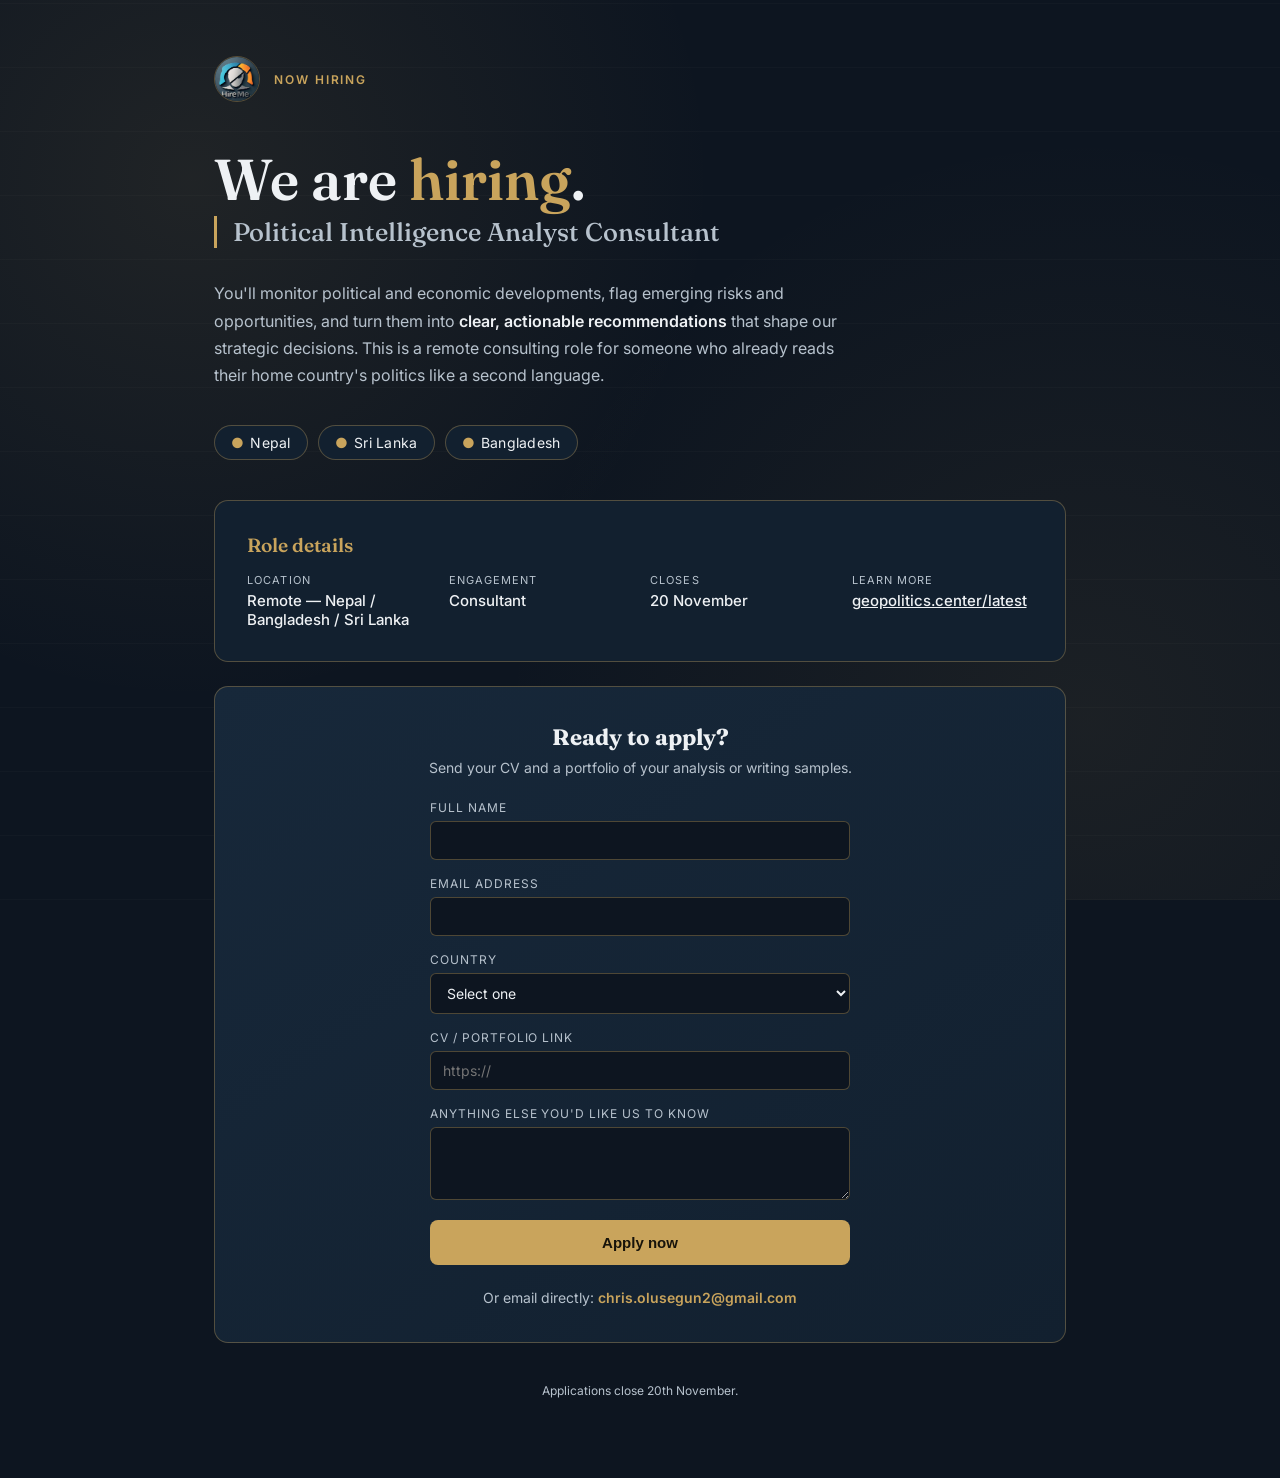
<file: Hiring.html>
<!DOCTYPE html>
<html lang="en">
<head>
<meta charset="UTF-8">
<meta name="viewport" content="width=device-width, initial-scale=1.0">
<title>We're Hiring — Political Intelligence Analyst Consultants</title>
<link rel="icon" type="image/jpeg" href="/Images/IMG-20241018-WA0012.jpg">
<link rel="stylesheet" href="style.css">
<link rel="preconnect" href="https://fonts.googleapis.com">
<link href="https://fonts.googleapis.com/css2?family=Fraunces:opsz,wght@9..144,500;9..144,600;9..144,700&family=Inter:wght@400;500;600&display=swap" rel="stylesheet">
</head>

<body>
  <div class="background"></div>

  <div class="wrapper">
    <header class="top">
      <img src="/Images/IMG-20241018-WA0012.jpg" alt="Company logo">
      <div class="eyebrow">Now hiring</div>
    </header>

    <h1>We are <em>hiring</em>.</h1>
    <p class="role">Political Intelligence Analyst Consultant</p>

    <p class="brief">
      You'll monitor political and economic developments, flag emerging risks
      and opportunities, and turn them into <strong>clear, actionable
      recommendations</strong> that shape our strategic decisions. This is a
      remote consulting role for someone who already reads their home
      country's politics like a second language.
    </p>

    <div class="regions">
      <div class="region-badge"><span>&#9679;</span>Nepal</div>
      <div class="region-badge"><span>&#9679;</span>Sri Lanka</div>
      <div class="region-badge"><span>&#9679;</span>Bangladesh</div>
    </div>

    <!-- <div class="panel">
      <h2>What we're looking for</h2>
      <ul class="reqs">
        <li><strong>Local grounding</strong> — deep, current understanding of the political landscape and socio-economic drivers in Nepal, Sri Lanka, or Bangladesh.</li>
        <li><strong>Wider lens</strong> — able to connect domestic developments to regional and global implications.</li>
        <li><strong>Judgment</strong> — comfortable turning ambiguous, fast-moving situations into a short, decision-ready brief.</li>
        <li><strong>Independence</strong> — this is a remote, self-directed consulting engagement.</li>
      </ul>
    </div> -->

    <div class="panel">
      <h2>Role details</h2>
      <div class="meta-grid">
        <div class="meta-item">
          <div class="label">Location</div>
          <div class="value">Remote — Nepal / Bangladesh / Sri Lanka</div>
        </div>
        <div class="meta-item">
          <div class="label">Engagement</div>
          <div class="value">Consultant</div>
        </div>
        <div class="meta-item">
          <div class="label">Closes</div>
          <div class="value">20 November</div>
        </div>
        <div class="meta-item">
          <div class="label">Learn more</div>
          <div class="value"><a href="http://www.geopolitics.center/latest">geopolitics.center/latest</a></div>
        </div>
      </div>
    </div>

    <div class="apply-panel">
      <h2>Ready to apply?</h2>
      <p>Send your CV and a portfolio of your analysis or writing samples.</p>

      <form id="apply-form" action="https://formspree.io/f/maqroqag" method="POST">
        <div class="field">
          <label for="name">Full name</label>
          <input type="text" id="name" name="name" required>
        </div>
        <div class="field">
          <label for="email">Email address</label>
          <input type="email" id="email" name="email" required>
        </div>
        <div class="field">
          <label for="country">Country</label>
          <select id="country" name="country" required>
            <option value="" disabled selected>Select one</option>
            <option>Nepal</option>
            <option>Sri Lanka</option>
            <option>Bangladesh</option>
          </select>
        </div>
        <div class="field">
          <label for="portfolio">CV / portfolio link</label>
          <input type="url" id="portfolio" name="portfolio" placeholder="https://" required>
        </div>
        <div class="field">
          <label for="message">Anything else you'd like us to know</label>
          <textarea id="message" name="message" rows="3"></textarea>
        </div>

        <input type="text" name="_gotcha" style="display:none" tabindex="-1" autocomplete="off">

        <button type="submit" class="btn" id="submit-btn">Apply now</button>
        <p id="form-status" class="form-status" role="status"></p>
      </form>

      <div class="contact-line">Or email directly: <a href="mailto:chris.olusegun2@gmail.com">chris.olusegun2@gmail.com</a></div>
    </div>
    <footer>Applications close 20th November.</footer>
  </div>
  <script src="script.js"></script>
</body>
</html>
</file>
<file: style.css>
:root{
    --ink: #0d1520;
    --panel: #12202f;
    --panel-2: #17283a;
    --brass: #c9a45c;
    --paper: #eef1f4;
    --paper-dim: #b7c2cd;
    --line: rgba(201,164,92,0.35);
}

*{
    box-sizing: border-box;
}

 body{
    margin: 0;
    font-family: 'Inter', Arial, sans-serif;
    background: var(--ink);
    color: var(--paper);
    -webkit-font-smoothing: antialiased;
 }

a{
    color: inherit;
}

.background{
    position: fixed;
    inset: 0;
    z-index: -1;
    background:
      radial-gradient(circle at 15% 20%, rgba(201,164,92,0.10), transparent 40%),
      radial-gradient(circle at 85% 80%, rgba(201,164,92,0.08), transparent 45%),
      repeating-linear-gradient(0deg, rgba(255,255,255,0.02) 0px, rgba(255,255,255,0.02) 1px, transparent 1px, transparent 64px),
      var(--ink);
}

.wrapper{
    max-width: 900px;
    margin: 0 auto;
    padding: 56px 24px 80px;
}

header.top{
    display: flex;
    align-items: center;
    gap: 14px;
    margin-bottom: 48px;
}

header.top img{
    width: 46px;
    height: 46px;
    border-radius: 50%;
    object-fit: cover;
    border: 1px solid var(--line);
}

.eyebrow{
    font-size: 12px;
    letter-spacing: 0.16em;
    text-transform: uppercase;
    color: var(--brass);
    font-weight: 600;
}

h1{
    font-family: 'Fraunces', Georgia, serif;
    font-weight: 600;
    font-size: clamp(2.4rem, 6vw, 3.6rem);
    line-height: 1.05;
    margin: 10px 0 6px;
    color: var(--paper);
}

h1 em{
    color: var(--brass);
    font-style: normal;
}

.role{
    font-family: 'Fraunces', Georgia, serif;
    font-size: clamp(1.2rem, 2.6vw, 1.6rem);
    font-weight: 500;
    color: var(--paper-dim);
    margin: 0 0 32px;
    border-left: 3px solid var(--brass);
    padding-left: 16px;
}

.brief{
    font-size: 16px;
    line-height: 1.7;
    color: var(--paper-dim);
    max-width: 65ch;
    margin-bottom: 36px;
}

.brief strong{
    color: var(--paper);
    font-weight: 600;
}

.regions{
    display: flex;
    flex-wrap: wrap;
    gap: 10px;
    margin-bottom: 40px;
}

.region-badge{
    border: 1px solid var(--line);
    background: var(--panel);
    color: var(--paper);
    padding: 8px 16px;
    border-radius: 999px;
    font-size: 14px;
    letter-spacing: 0.02em;
}

.region-badge span{
    color: var(--brass);
    margin-right: 6px;
}

.panel{
    background: var(--panel);
    border: 1px solid var(--line);
    border-radius: 14px;
    padding: 32px;
    margin-bottom: 24px;
}

.panel h2{
    font-family: 'Fraunces', Georgia, serif;
    font-size: 1.2rem;
    font-weight: 600;
    margin: 0 0 16px;
    color: var(--brass);
}

.meta-grid{
    display: grid;
    grid-template-columns: repeat(auto-fit, minmax(180px, 1fr));
    gap: 20px;
}

.meta-item .label{
    font-size: 11px;
    text-transform: uppercase;
    letter-spacing: 0.1em;
    color: var(--paper-dim);
    margin-bottom: 4px;
}

 .meta-item .value{
    font-size: 15px;
    font-weight: 500;
}

ul.reqs{
    margin: 0;
    padding-left: 20px;
    color: var(--paper-dim);
    line-height: 1.8;
}

ul.reqs li strong{ color: var(--paper); }

.apply-panel{
    background: linear-gradient(145deg, var(--panel-2), var(--panel));
    border: 1px solid var(--line);
    border-radius: 14px;
    padding: 36px;
    text-align: center;
}

.apply-panel h2{
    font-family: 'Fraunces', Georgia, serif;
    font-size: 1.4rem;
    margin: 0 0 8px;
    color: var(--paper);
}

.apply-panel p{
    color: var(--paper-dim);
    margin: 0 0 24px;
    font-size: 14px;
}

.btn{
    display: inline-block;
    padding: 14px 32px;
    font-size: 15px;
    font-weight: 600;
    background: var(--brass);
    color: #17130a;
    border: none;
    border-radius: 8px;
    cursor: pointer;
    text-decoration: none;
    transition: transform 0.15s ease, background 0.15s ease;
}

.btn:hover{
    background: #dcb46b;
    transform: translateY(-1px);
}

.apply-panel form{
    text-align: left;
    max-width: 420px;
    margin: 0 auto;
}

.field{
    margin-bottom: 16px;
}

.field label{
    display: block;
    font-size: 12px;
    text-transform: uppercase;
    letter-spacing: 0.08em;
    color: var(--paper-dim);
    margin-bottom: 6px;
}

.field input,
.field select,
.field textarea{
    width: 100%;
    padding: 10px 12px;
    font-size: 14px;
    font-family: inherit;
    background: var(--ink);
    color: var(--paper);
    border: 1px solid var(--line);
    border-radius: 6px;
 }

.field input:focus,
.field select:focus,
.field textarea:focus{
    outline: none;
    border-color: var(--brass);
}

.field textarea{ resize: vertical; }

.apply-panel .btn{
    width: 100%;
    border: none;
}

.apply-panel .btn:disabled{
    opacity: 0.6;
    cursor: default;
    transform: none;
}

.form-status{
    margin: 14px 0 0;
    font-size: 14px;
    text-align: center;
}

.form-status.success{ color: #7fd396; }
 .form-status.error{ color: #e08a8a; }

.contact-line{
    margin-top: 18px;
    font-size: 14px;
    color: var(--paper-dim);
 }

.contact-line a{
    color: var(--brass);
    font-weight: 600;
    text-decoration: none;
 }

.contact-line a:hover{
    text-decoration: underline;
}

footer{
    margin-top: 40px;
    font-size: 12px;
    color: var(--paper-dim);
    text-align: center;
}

@media (max-width: 560px){
    .wrapper{ padding: 40px 18px 64px; }
    .panel, .apply-panel{ padding: 24px; }
}
</file>
